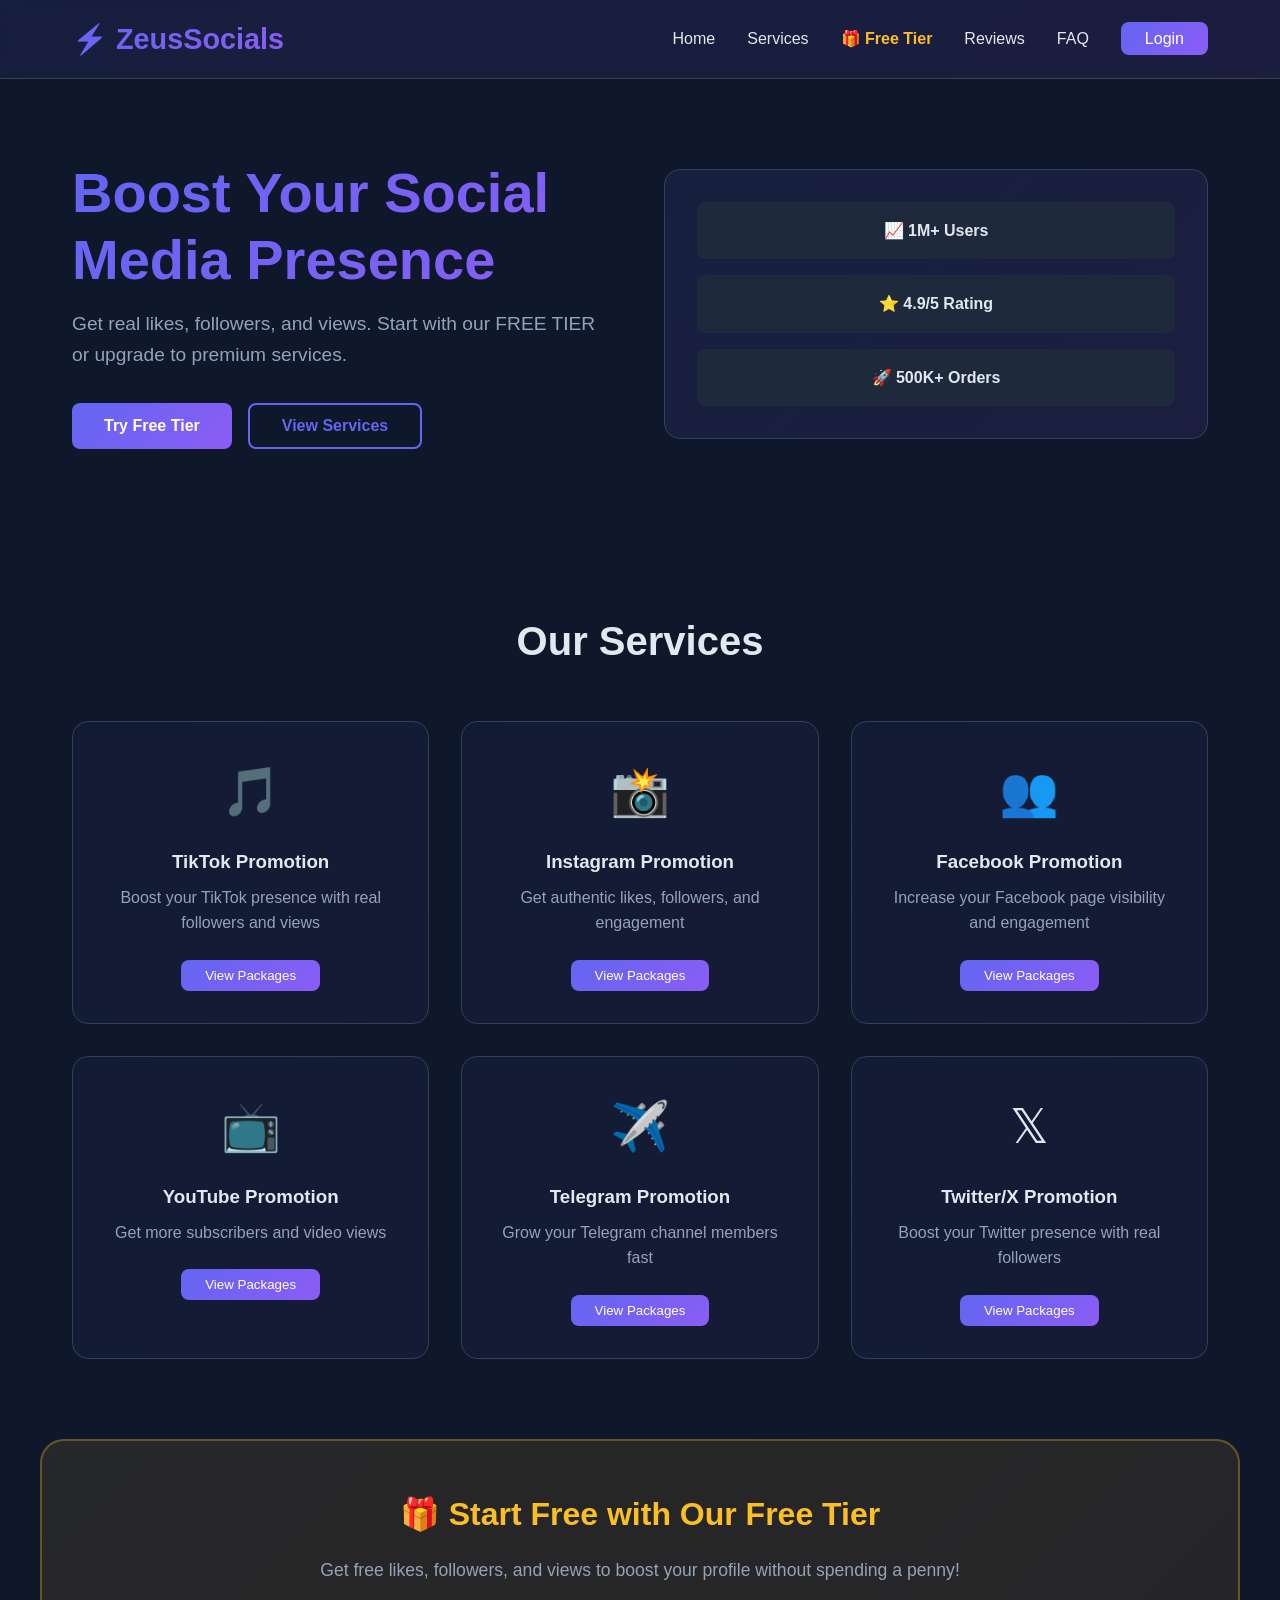
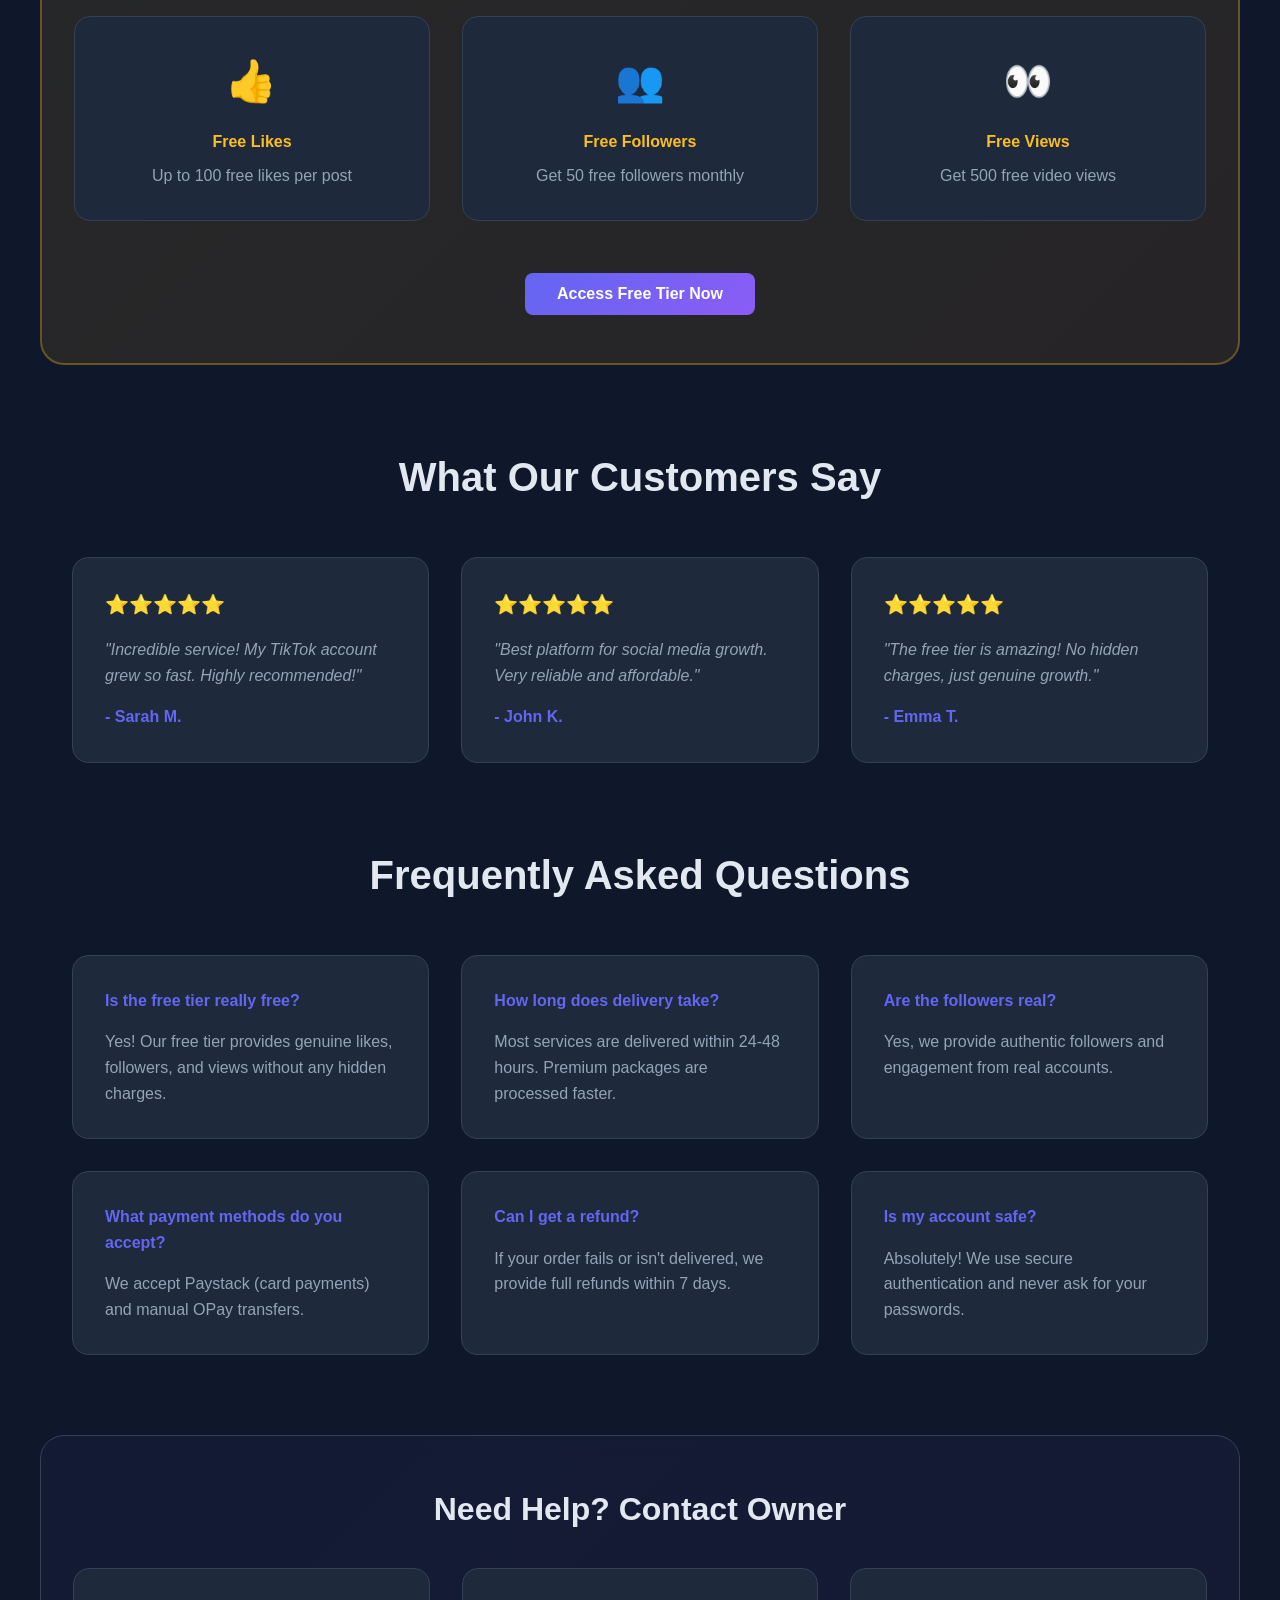
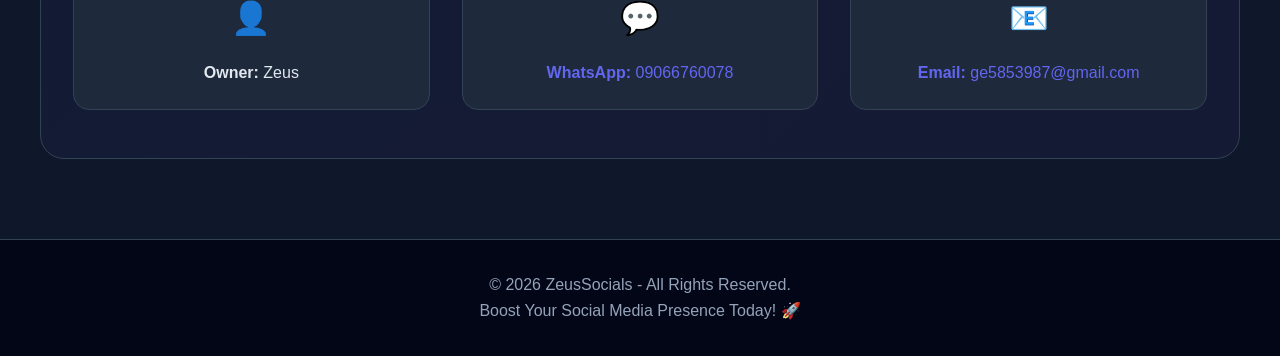
<file: index.html>
<!DOCTYPE html>
<html lang="en">
<head>
    <meta charset="UTF-8">
    <meta name="viewport" content="width=device-width, initial-scale=1.0">
    <title>ZeusSocials - Social Media Marketing Platform</title>
    <link rel="stylesheet" href="css/style.css">
</head>
<body>
    <!-- Navigation -->
    <nav class="navbar">
        <div class="nav-container">
            <div class="logo">⚡ ZeusSocials</div>
            <ul class="nav-menu">
                <li><a href="#home">Home</a></li>
                <li><a href="#services">Services</a></li>
                <li><a href="pages/free-tier.html" class="free-tier-link">🎁 Free Tier</a></li>
                <li><a href="#reviews">Reviews</a></li>
                <li><a href="#faq">FAQ</a></li>
                <li><a href="pages/login.html" class="auth-btn">Login</a></li>
            </ul>
        </div>
    </nav>

    <!-- Hero Section -->
    <section id="home" class="hero">
        <div class="hero-content">
            <h1>Boost Your Social Media Presence</h1>
            <p>Get real likes, followers, and views. Start with our FREE TIER or upgrade to premium services.</p>
            <div class="hero-buttons">
                <button class="btn btn-primary" onclick="window.location.href='pages/free-tier.html'">Try Free Tier</button>
                <button class="btn btn-secondary" onclick="window.location.href='pages/services.html'">View Services</button>
            </div>
        </div>
        <div class="hero-image">
            <div class="stats-box">
                <div class="stat">📈 1M+ Users</div>
                <div class="stat">⭐ 4.9/5 Rating</div>
                <div class="stat">🚀 500K+ Orders</div>
            </div>
        </div>
    </section>

    <!-- Services Section -->
    <section id="services" class="services">
        <h2>Our Services</h2>
        <div class="services-grid">
            <div class="service-card">
                <div class="service-icon">🎵</div>
                <h3>TikTok Promotion</h3>
                <p>Boost your TikTok presence with real followers and views</p>
                <button class="btn-small" onclick="window.location.href='pages/services.html'">View Packages</button>
            </div>
            <div class="service-card">
                <div class="service-icon">📸</div>
                <h3>Instagram Promotion</h3>
                <p>Get authentic likes, followers, and engagement</p>
                <button class="btn-small" onclick="window.location.href='pages/services.html'">View Packages</button>
            </div>
            <div class="service-card">
                <div class="service-icon">👥</div>
                <h3>Facebook Promotion</h3>
                <p>Increase your Facebook page visibility and engagement</p>
                <button class="btn-small" onclick="window.location.href='pages/services.html'">View Packages</button>
            </div>
            <div class="service-card">
                <div class="service-icon">📺</div>
                <h3>YouTube Promotion</h3>
                <p>Get more subscribers and video views</p>
                <button class="btn-small" onclick="window.location.href='pages/services.html'">View Packages</button>
            </div>
            <div class="service-card">
                <div class="service-icon">✈️</div>
                <h3>Telegram Promotion</h3>
                <p>Grow your Telegram channel members fast</p>
                <button class="btn-small" onclick="window.location.href='pages/services.html'">View Packages</button>
            </div>
            <div class="service-card">
                <div class="service-icon">𝕏</div>
                <h3>Twitter/X Promotion</h3>
                <p>Boost your Twitter presence with real followers</p>
                <button class="btn-small" onclick="window.location.href='pages/services.html'">View Packages</button>
            </div>
        </div>
    </section>

    <!-- Free Tier Section -->
    <section class="free-tier-section">
        <h2>🎁 Start Free with Our Free Tier</h2>
        <p>Get free likes, followers, and views to boost your profile without spending a penny!</p>
        <div class="free-tier-features">
            <div class="feature">
                <span class="feature-icon">👍</span>
                <h4>Free Likes</h4>
                <p>Up to 100 free likes per post</p>
            </div>
            <div class="feature">
                <span class="feature-icon">👥</span>
                <h4>Free Followers</h4>
                <p>Get 50 free followers monthly</p>
            </div>
            <div class="feature">
                <span class="feature-icon">👀</span>
                <h4>Free Views</h4>
                <p>Get 500 free video views</p>
            </div>
        </div>
        <button class="btn btn-primary" onclick="window.location.href='pages/free-tier.html'" style="margin-top: 20px;">Access Free Tier Now</button>
    </section>

    <!-- Reviews Section -->
    <section id="reviews" class="reviews">
        <h2>What Our Customers Say</h2>
        <div class="reviews-grid">
            <div class="review-card">
                <div class="stars">⭐⭐⭐⭐⭐</div>
                <p>"Incredible service! My TikTok account grew so fast. Highly recommended!"</p>
                <div class="reviewer">- Sarah M.</div>
            </div>
            <div class="review-card">
                <div class="stars">⭐⭐⭐⭐⭐</div>
                <p>"Best platform for social media growth. Very reliable and affordable."</p>
                <div class="reviewer">- John K.</div>
            </div>
            <div class="review-card">
                <div class="stars">⭐⭐⭐⭐⭐</div>
                <p>"The free tier is amazing! No hidden charges, just genuine growth."</p>
                <div class="reviewer">- Emma T.</div>
            </div>
        </div>
    </section>

    <!-- FAQ Section -->
    <section id="faq" class="faq">
        <h2>Frequently Asked Questions</h2>
        <div class="faq-container">
            <div class="faq-item">
                <h4>Is the free tier really free?</h4>
                <p>Yes! Our free tier provides genuine likes, followers, and views without any hidden charges.</p>
            </div>
            <div class="faq-item">
                <h4>How long does delivery take?</h4>
                <p>Most services are delivered within 24-48 hours. Premium packages are processed faster.</p>
            </div>
            <div class="faq-item">
                <h4>Are the followers real?</h4>
                <p>Yes, we provide authentic followers and engagement from real accounts.</p>
            </div>
            <div class="faq-item">
                <h4>What payment methods do you accept?</h4>
                <p>We accept Paystack (card payments) and manual OPay transfers.</p>
            </div>
            <div class="faq-item">
                <h4>Can I get a refund?</h4>
                <p>If your order fails or isn't delivered, we provide full refunds within 7 days.</p>
            </div>
            <div class="faq-item">
                <h4>Is my account safe?</h4>
                <p>Absolutely! We use secure authentication and never ask for your passwords.</p>
            </div>
        </div>
    </section>

    <!-- Contact Owner Section -->
    <section class="contact-section">
        <h2>Need Help? Contact Owner</h2>
        <div class="contact-info">
            <div class="contact-item">
                <span class="contact-icon">👤</span>
                <p><strong>Owner:</strong> Zeus</p>
            </div>
            <div class="contact-item">
                <span class="contact-icon">💬</span>
                <a href="https://wa.me/09066760078" target="_blank"><strong>WhatsApp:</strong> 09066760078</a>
            </div>
            <div class="contact-item">
                <span class="contact-icon">📧</span>
                <a href="mailto:ge5853987@gmail.com"><strong>Email:</strong> ge5853987@gmail.com</a>
            </div>
        </div>
    </section>

    <!-- Footer -->
    <footer class="footer">
        <p>© 2026 ZeusSocials - All Rights Reserved.</p>
        <p>Boost Your Social Media Presence Today! 🚀</p>
    </footer>

    <script src="js/main.js"></script>
</body>
</html>
</file>
<file: css/style.css>
:root {
    --primary-color: #6366f1;
    --secondary-color: #8b5cf6;
    --accent-color: #ec4899;
    --bg-dark: #0f172a;
    --bg-darker: #020617;
    --text-light: #e2e8f0;
    --text-muted: #94a3b8;
    --card-bg: #1e293b;
    --border-color: #334155;
}

* {
    margin: 0;
    padding: 0;
    box-sizing: border-box;
}

body {
    font-family: 'Segoe UI', Tahoma, Geneva, Verdana, sans-serif;
    background-color: var(--bg-dark);
    color: var(--text-light);
    line-height: 1.6;
}

/* Navigation */
.navbar {
    background: linear-gradient(135deg, rgba(99, 102, 241, 0.1), rgba(139, 92, 246, 0.1));
    backdrop-filter: blur(10px);
    border-bottom: 1px solid var(--border-color);
    position: sticky;
    top: 0;
    z-index: 1000;
    padding: 1rem 0;
}

.nav-container {
    max-width: 1200px;
    margin: 0 auto;
    display: flex;
    justify-content: space-between;
    align-items: center;
    padding: 0 2rem;
}

.logo {
    font-size: 1.8rem;
    font-weight: bold;
    background: linear-gradient(135deg, var(--primary-color), var(--secondary-color));
    -webkit-background-clip: text;
    -webkit-text-fill-color: transparent;
    background-clip: text;
}

.nav-menu {
    display: flex;
    list-style: none;
    gap: 2rem;
    align-items: center;
}

.nav-menu a {
    color: var(--text-light);
    text-decoration: none;
    transition: color 0.3s;
    font-weight: 500;
}

.nav-menu a:hover {
    color: var(--primary-color);
}

.free-tier-link {
    color: #fbbf24 !important;
    font-weight: 700 !important;
    animation: pulse 2s infinite;
}

.auth-btn {
    background: linear-gradient(135deg, var(--primary-color), var(--secondary-color));
    padding: 0.5rem 1.5rem;
    border-radius: 0.5rem;
    color: white !important;
}

@keyframes pulse {
    0%, 100% {
        opacity: 1;
    }
    50% {
        opacity: 0.7;
    }
}

/* Hero Section */
.hero {
    max-width: 1200px;
    margin: 0 auto;
    padding: 5rem 2rem;
    display: grid;
    grid-template-columns: 1fr 1fr;
    gap: 3rem;
    align-items: center;
}

.hero-content h1 {
    font-size: 3.5rem;
    margin-bottom: 1rem;
    background: linear-gradient(135deg, var(--primary-color), var(--secondary-color));
    -webkit-background-clip: text;
    -webkit-text-fill-color: transparent;
    background-clip: text;
    line-height: 1.2;
}

.hero-content p {
    font-size: 1.2rem;
    color: var(--text-muted);
    margin-bottom: 2rem;
}

.hero-buttons {
    display: flex;
    gap: 1rem;
}

.btn {
    padding: 0.75rem 2rem;
    border: none;
    border-radius: 0.5rem;
    font-size: 1rem;
    font-weight: 600;
    cursor: pointer;
    transition: all 0.3s;
}

.btn-primary {
    background: linear-gradient(135deg, var(--primary-color), var(--secondary-color));
    color: white;
}

.btn-primary:hover {
    transform: translateY(-2px);
    box-shadow: 0 10px 30px rgba(99, 102, 241, 0.3);
}

.btn-secondary {
    background: transparent;
    border: 2px solid var(--primary-color);
    color: var(--primary-color);
}

.btn-secondary:hover {
    background: var(--primary-color);
    color: white;
}

.stats-box {
    display: grid;
    grid-template-columns: 1fr;
    gap: 1rem;
    padding: 2rem;
    background: linear-gradient(135deg, rgba(99, 102, 241, 0.1), rgba(139, 92, 246, 0.1));
    border: 1px solid var(--border-color);
    border-radius: 1rem;
}

.stat {
    padding: 1rem;
    background: var(--card-bg);
    border-radius: 0.5rem;
    text-align: center;
    font-weight: 600;
}

/* Services Section */
.services {
    max-width: 1200px;
    margin: 5rem auto;
    padding: 0 2rem;
}

.services h2 {
    font-size: 2.5rem;
    margin-bottom: 3rem;
    text-align: center;
}

.services-grid {
    display: grid;
    grid-template-columns: repeat(auto-fit, minmax(300px, 1fr));
    gap: 2rem;
}

.service-card {
    background: linear-gradient(135deg, rgba(99, 102, 241, 0.05), rgba(139, 92, 246, 0.05));
    border: 1px solid var(--border-color);
    padding: 2rem;
    border-radius: 1rem;
    text-align: center;
    transition: all 0.3s;
}

.service-card:hover {
    border-color: var(--primary-color);
    transform: translateY(-5px);
    background: linear-gradient(135deg, rgba(99, 102, 241, 0.1), rgba(139, 92, 246, 0.1));
}

.service-icon {
    font-size: 3rem;
    margin-bottom: 1rem;
    display: block;
}

.service-card h3 {
    margin-bottom: 0.5rem;
}

.service-card p {
    color: var(--text-muted);
    margin-bottom: 1.5rem;
}

.btn-small {
    padding: 0.5rem 1.5rem;
    background: linear-gradient(135deg, var(--primary-color), var(--secondary-color));
    color: white;
    border: none;
    border-radius: 0.5rem;
    cursor: pointer;
    transition: all 0.3s;
}

.btn-small:hover {
    transform: scale(1.05);
}

/* Free Tier Section */
.free-tier-section {
    max-width: 1200px;
    margin: 5rem auto;
    padding: 3rem 2rem;
    background: linear-gradient(135deg, rgba(251, 191, 36, 0.1), rgba(245, 158, 11, 0.1));
    border: 2px solid rgba(251, 191, 36, 0.3);
    border-radius: 1.5rem;
    text-align: center;
}

.free-tier-section h2 {
    font-size: 2rem;
    margin-bottom: 1rem;
    color: #fbbf24;
}

.free-tier-section > p {
    color: var(--text-muted);
    margin-bottom: 2rem;
    font-size: 1.1rem;
}

.free-tier-features {
    display: grid;
    grid-template-columns: repeat(auto-fit, minmax(250px, 1fr));
    gap: 2rem;
    margin: 2rem 0;
}

.feature {
    background: var(--card-bg);
    padding: 2rem;
    border-radius: 1rem;
    border: 1px solid var(--border-color);
}

.feature-icon {
    font-size: 2.5rem;
    display: block;
    margin-bottom: 1rem;
}

.feature h4 {
    margin-bottom: 0.5rem;
    color: #fbbf24;
}

.feature p {
    color: var(--text-muted);
}

/* Reviews Section */
.reviews {
    max-width: 1200px;
    margin: 5rem auto;
    padding: 0 2rem;
}

.reviews h2 {
    font-size: 2.5rem;
    margin-bottom: 3rem;
    text-align: center;
}

.reviews-grid {
    display: grid;
    grid-template-columns: repeat(auto-fit, minmax(300px, 1fr));
    gap: 2rem;
}

.review-card {
    background: var(--card-bg);
    border: 1px solid var(--border-color);
    padding: 2rem;
    border-radius: 1rem;
}

.review-card .stars {
    font-size: 1.2rem;
    margin-bottom: 1rem;
}

.review-card p {
    color: var(--text-muted);
    margin-bottom: 1rem;
    font-style: italic;
}

.reviewer {
    font-weight: 600;
    color: var(--primary-color);
}

/* FAQ Section */
.faq {
    max-width: 1200px;
    margin: 5rem auto;
    padding: 0 2rem;
}

.faq h2 {
    font-size: 2.5rem;
    margin-bottom: 3rem;
    text-align: center;
}

.faq-container {
    display: grid;
    grid-template-columns: repeat(auto-fit, minmax(300px, 1fr));
    gap: 2rem;
}

.faq-item {
    background: var(--card-bg);
    border: 1px solid var(--border-color);
    padding: 2rem;
    border-radius: 1rem;
}

.faq-item h4 {
    margin-bottom: 1rem;
    color: var(--primary-color);
}

.faq-item p {
    color: var(--text-muted);
}

/* Contact Section */
.contact-section {
    max-width: 1200px;
    margin: 5rem auto;
    padding: 3rem 2rem;
    background: linear-gradient(135deg, rgba(99, 102, 241, 0.05), rgba(139, 92, 246, 0.05));
    border: 1px solid var(--border-color);
    border-radius: 1.5rem;
    text-align: center;
}

.contact-section h2 {
    font-size: 2rem;
    margin-bottom: 2rem;
}

.contact-info {
    display: grid;
    grid-template-columns: repeat(auto-fit, minmax(250px, 1fr));
    gap: 2rem;
}

.contact-item {
    background: var(--card-bg);
    padding: 1.5rem;
    border-radius: 1rem;
    border: 1px solid var(--border-color);
}

.contact-icon {
    font-size: 2rem;
    display: block;
    margin-bottom: 1rem;
}

.contact-item a {
    color: var(--primary-color);
    text-decoration: none;
    transition: color 0.3s;
}

.contact-item a:hover {
    color: var(--secondary-color);
}

/* Footer */
.footer {
    background: var(--bg-darker);
    border-top: 1px solid var(--border-color);
    padding: 2rem;
    text-align: center;
    margin-top: 5rem;
    color: var(--text-muted);
}

/* Responsive Design */
@media (max-width: 768px) {
    .hero {
        grid-template-columns: 1fr;
        padding: 3rem 1rem;
    }

    .hero-content h1 {
        font-size: 2rem;
    }

    .nav-menu {
        gap: 1rem;
        font-size: 0.9rem;
    }

    .services-grid,
    .reviews-grid,
    .contact-info {
        grid-template-columns: 1fr;
    }

    .hero-buttons {
        flex-direction: column;
    }
}
</file>
